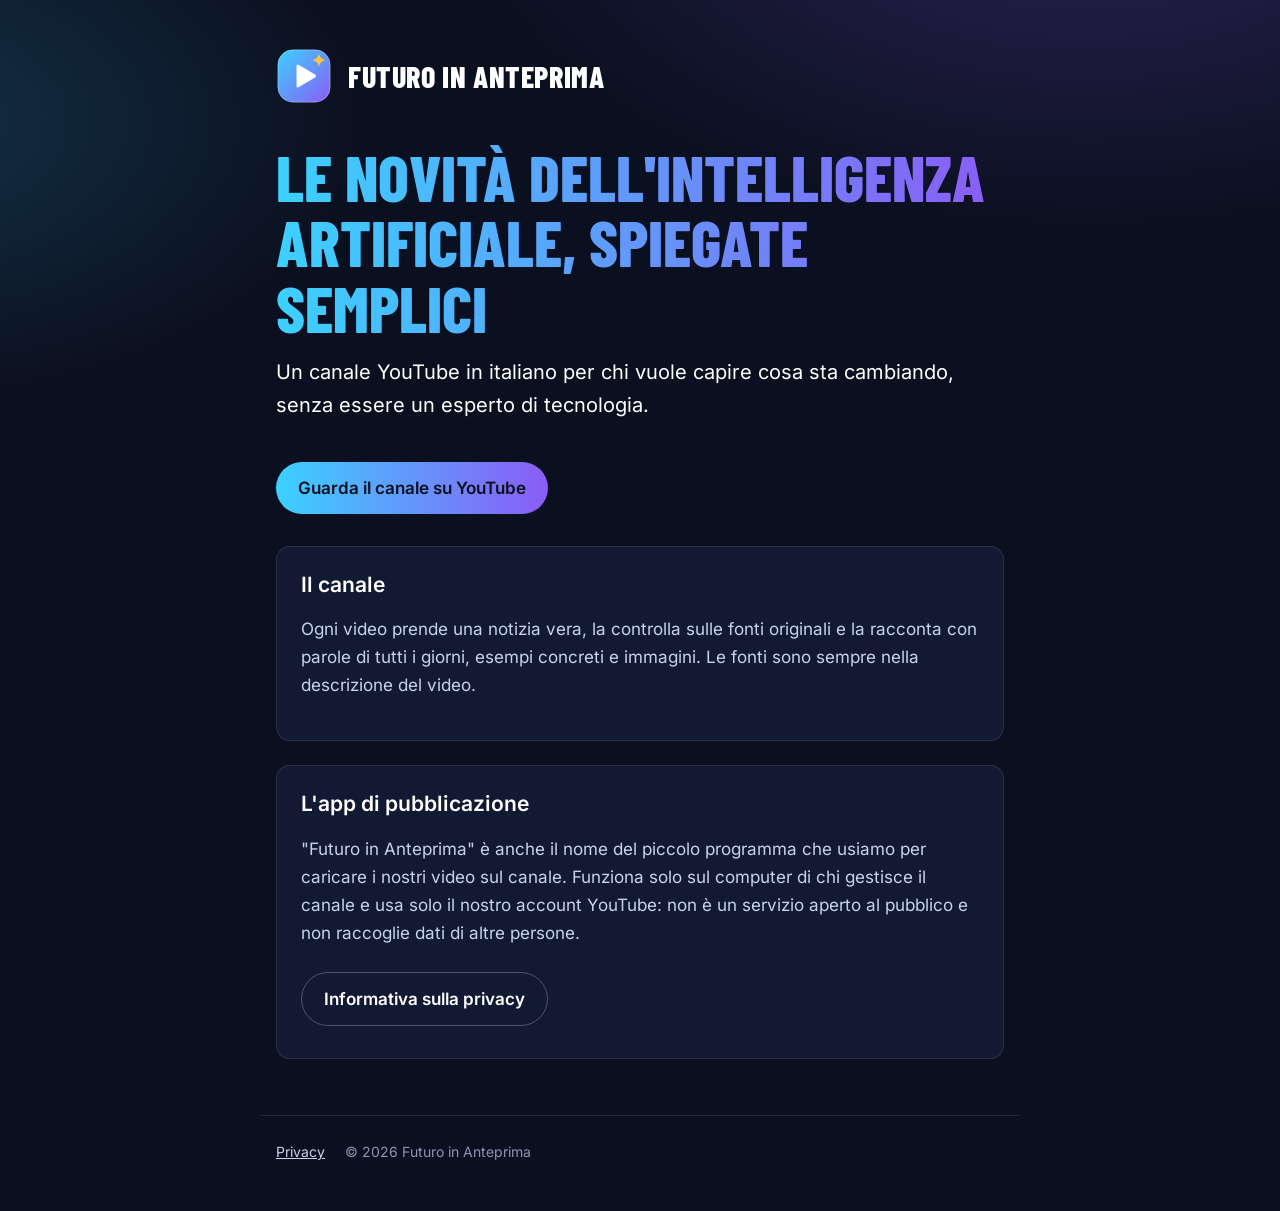
<file: index.html>
<!doctype html>
<html lang="it">
<head>
<meta charset="utf-8">
<meta name="viewport" content="width=device-width, initial-scale=1">
<title>Futuro in Anteprima</title>
<meta name="description" content="Futuro in Anteprima: le novità dell'intelligenza artificiale, spiegate semplici.">
<link rel="icon" href="icona.svg" type="image/svg+xml">
<link rel="stylesheet" href="stile.css">
</head>
<body>
<main>
  <a class="testata" href="./"><img src="icona.svg" alt=""><span>Futuro in Anteprima</span></a>

  <h1>Le novità dell'intelligenza artificiale, spiegate semplici</h1>
  <p class="sottotitolo">Un canale YouTube in italiano per chi vuole capire cosa sta cambiando, senza essere un esperto di tecnologia.</p>

  <a class="bottone" href="https://www.youtube.com/channel/UCFKXyw7OcVZIlXhrz6Z05Pg">Guarda il canale su YouTube</a>

  <div class="carta">
    <h2>Il canale</h2>
    <p>Ogni video prende una notizia vera, la controlla sulle fonti originali e la racconta con parole di tutti i giorni, esempi concreti e immagini. Le fonti sono sempre nella descrizione del video.</p>
  </div>

  <div class="carta">
    <h2>L'app di pubblicazione</h2>
    <p>"Futuro in Anteprima" è anche il nome del piccolo programma che usiamo per caricare i nostri video sul canale. Funziona solo sul computer di chi gestisce il canale e usa solo il nostro account YouTube: non è un servizio aperto al pubblico e non raccoglie dati di altre persone.</p>
    <a class="bottone vuoto" href="privacy.html">Informativa sulla privacy</a>
  </div>
</main>
<footer>
  <a href="privacy.html">Privacy</a>
  <span>© 2026 Futuro in Anteprima</span>
</footer>
</body>
</html>
</file>
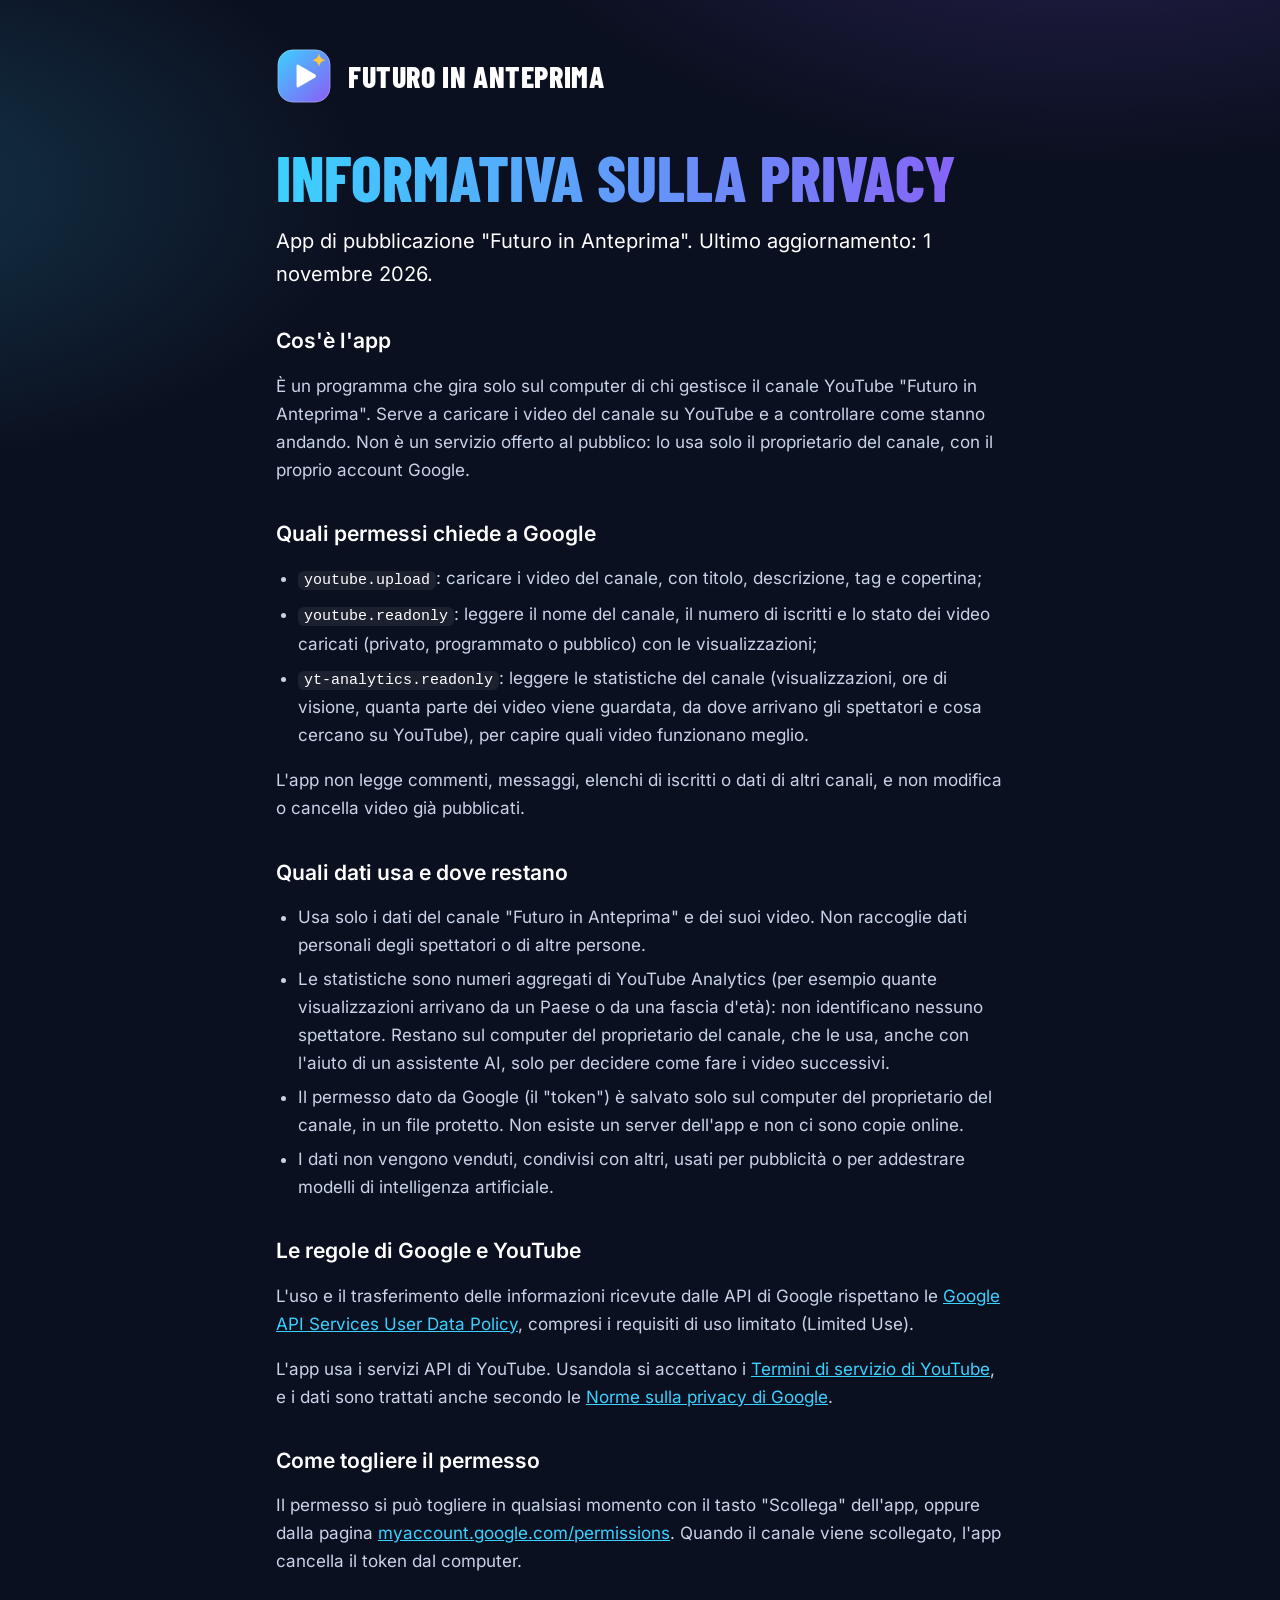
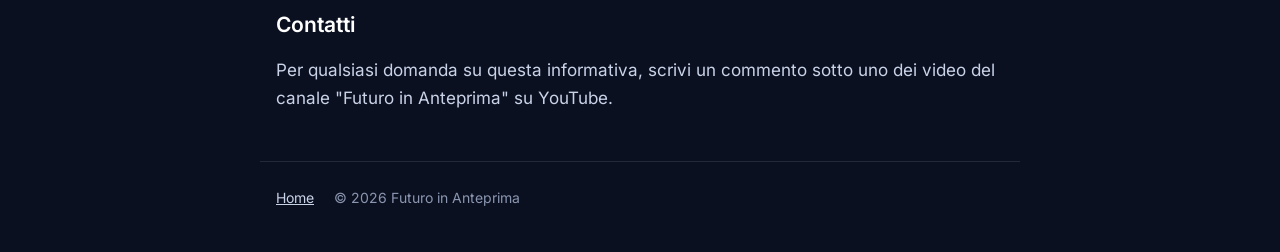
<file: privacy.html>
<!doctype html>
<html lang="it">
<head>
<meta charset="utf-8">
<meta name="viewport" content="width=device-width, initial-scale=1">
<title>Privacy · Futuro in Anteprima</title>
<meta name="description" content="Informativa sulla privacy dell'app di pubblicazione Futuro in Anteprima.">
<link rel="icon" href="icona.svg" type="image/svg+xml">
<link rel="stylesheet" href="stile.css">
</head>
<body>
<main>
  <a class="testata" href="./"><img src="icona.svg" alt=""><span>Futuro in Anteprima</span></a>

  <h1>Informativa sulla privacy</h1>
  <p class="sottotitolo">App di pubblicazione "Futuro in Anteprima". Ultimo aggiornamento: 1 novembre 2026.</p>

  <h2>Cos'è l'app</h2>
  <p>È un programma che gira solo sul computer di chi gestisce il canale YouTube "Futuro in Anteprima". Serve a caricare i video del canale su YouTube e a controllare come stanno andando. Non è un servizio offerto al pubblico: lo usa solo il proprietario del canale, con il proprio account Google.</p>

  <h2>Quali permessi chiede a Google</h2>
  <ul>
    <li><code>youtube.upload</code>: caricare i video del canale, con titolo, descrizione, tag e copertina;</li>
    <li><code>youtube.readonly</code>: leggere il nome del canale, il numero di iscritti e lo stato dei video caricati (privato, programmato o pubblico) con le visualizzazioni;</li>
    <li><code>yt-analytics.readonly</code>: leggere le statistiche del canale (visualizzazioni, ore di visione, quanta parte dei video viene guardata, da dove arrivano gli spettatori e cosa cercano su YouTube), per capire quali video funzionano meglio.</li>
  </ul>
  <p>L'app non legge commenti, messaggi, elenchi di iscritti o dati di altri canali, e non modifica o cancella video già pubblicati.</p>

  <h2>Quali dati usa e dove restano</h2>
  <ul>
    <li>Usa solo i dati del canale "Futuro in Anteprima" e dei suoi video. Non raccoglie dati personali degli spettatori o di altre persone.</li>
    <li>Le statistiche sono numeri aggregati di YouTube Analytics (per esempio quante visualizzazioni arrivano da un Paese o da una fascia d'età): non identificano nessuno spettatore. Restano sul computer del proprietario del canale, che le usa, anche con l'aiuto di un assistente AI, solo per decidere come fare i video successivi.</li>
    <li>Il permesso dato da Google (il "token") è salvato solo sul computer del proprietario del canale, in un file protetto. Non esiste un server dell'app e non ci sono copie online.</li>
    <li>I dati non vengono venduti, condivisi con altri, usati per pubblicità o per addestrare modelli di intelligenza artificiale.</li>
  </ul>

  <h2>Le regole di Google e YouTube</h2>
  <p>L'uso e il trasferimento delle informazioni ricevute dalle API di Google rispettano le <a href="https://developers.google.com/terms/api-services-user-data-policy">Google API Services User Data Policy</a>, compresi i requisiti di uso limitato (Limited Use).</p>
  <p>L'app usa i servizi API di YouTube. Usandola si accettano i <a href="https://www.youtube.com/t/terms">Termini di servizio di YouTube</a>, e i dati sono trattati anche secondo le <a href="https://policies.google.com/privacy">Norme sulla privacy di Google</a>.</p>

  <h2>Come togliere il permesso</h2>
  <p>Il permesso si può togliere in qualsiasi momento con il tasto "Scollega" dell'app, oppure dalla pagina <a href="https://myaccount.google.com/permissions">myaccount.google.com/permissions</a>. Quando il canale viene scollegato, l'app cancella il token dal computer.</p>

  <h2>Contatti</h2>
  <p>Per qualsiasi domanda su questa informativa, scrivi un commento sotto uno dei video del canale "Futuro in Anteprima" su YouTube.</p>
</main>
<footer>
  <a href="./">Home</a>
  <span>© 2026 Futuro in Anteprima</span>
</footer>
</body>
</html>
</file>
<file: stile.css>
/* Il sito del canale: home page e privacy richieste da Google per l'app di pubblicazione (docs/pubblicazione.md) */
@font-face { font-family: "Inter"; font-weight: 400; font-display: swap; src: url("font/inter-latin-400-normal.woff2") format("woff2"); }
@font-face { font-family: "Inter"; font-weight: 600; font-display: swap; src: url("font/inter-latin-600-normal.woff2") format("woff2"); }
@font-face { font-family: "Barlow Condensed"; font-weight: 800; font-display: swap; src: url("font/barlow-condensed-latin-800-normal.woff2") format("woff2"); }

:root {
  --sfondo: #0B1020;
  --carta: #121A33;
  --bordo: rgba(255, 255, 255, 0.10);
  --testo: #FFFFFF;
  --tenue: #C9D3E8;
  --nota: #8A96B0;
  --ciano: #3BD1FF;
  --viola: #8B5CF6;
  --sfumatura: linear-gradient(90deg, #3BD1FF, #8B5CF6);
  color-scheme: dark;
}

* { box-sizing: border-box; }

body {
  margin: 0;
  background:
    radial-gradient(900px 500px at 85% -10%, rgba(139, 92, 246, 0.25), transparent 70%),
    radial-gradient(700px 400px at -10% 10%, rgba(59, 209, 255, 0.18), transparent 70%),
    var(--sfondo);
  color: var(--tenue);
  font: 400 17px/1.65 "Inter", system-ui, sans-serif;
  min-height: 100vh;
}

main { max-width: 760px; margin: 0 auto; padding: 48px 16px 32px; }

a { color: var(--ciano); }

.testata { display: flex; align-items: center; gap: 16px; text-decoration: none; margin-bottom: 40px; }
.testata img { width: 56px; height: 56px; }
.testata span { font: 800 30px/1 "Barlow Condensed", sans-serif; color: var(--testo); text-transform: uppercase; letter-spacing: 0.02em; }

h1 {
  font: 800 clamp(40px, 9vw, 64px)/1.02 "Barlow Condensed", sans-serif;
  text-transform: uppercase;
  margin: 0 0 16px;
  background: var(--sfumatura);
  -webkit-background-clip: text;
  background-clip: text;
  color: transparent;
}

h2 { font: 600 21px/1.3 "Inter", sans-serif; color: var(--testo); margin: 36px 0 8px; }

.sottotitolo { font-size: 20px; color: var(--testo); margin: 0 0 32px; }

.carta { background: var(--carta); border: 1px solid var(--bordo); border-radius: 14px; padding: 24px; margin: 24px 0; }
.carta h2 { margin-top: 0; }

.bottone {
  display: inline-block;
  background: var(--sfumatura);
  color: #0B1020;
  font-weight: 600;
  text-decoration: none;
  padding: 12px 22px;
  border-radius: 999px;
  margin: 8px 12px 8px 0;
}
.bottone.vuoto { background: none; color: var(--testo); border: 1px solid rgba(255, 255, 255, 0.25); }

ul { padding-left: 22px; }
li { margin: 6px 0; }
code { font-size: 15px; color: var(--testo); background: rgba(255, 255, 255, 0.07); padding: 1px 6px; border-radius: 6px; overflow-wrap: anywhere; }

footer { max-width: 760px; margin: 0 auto; padding: 24px 16px 48px; color: var(--nota); font-size: 14px; border-top: 1px solid var(--bordo); }
footer a { color: var(--tenue); margin-right: 16px; }
</file>
